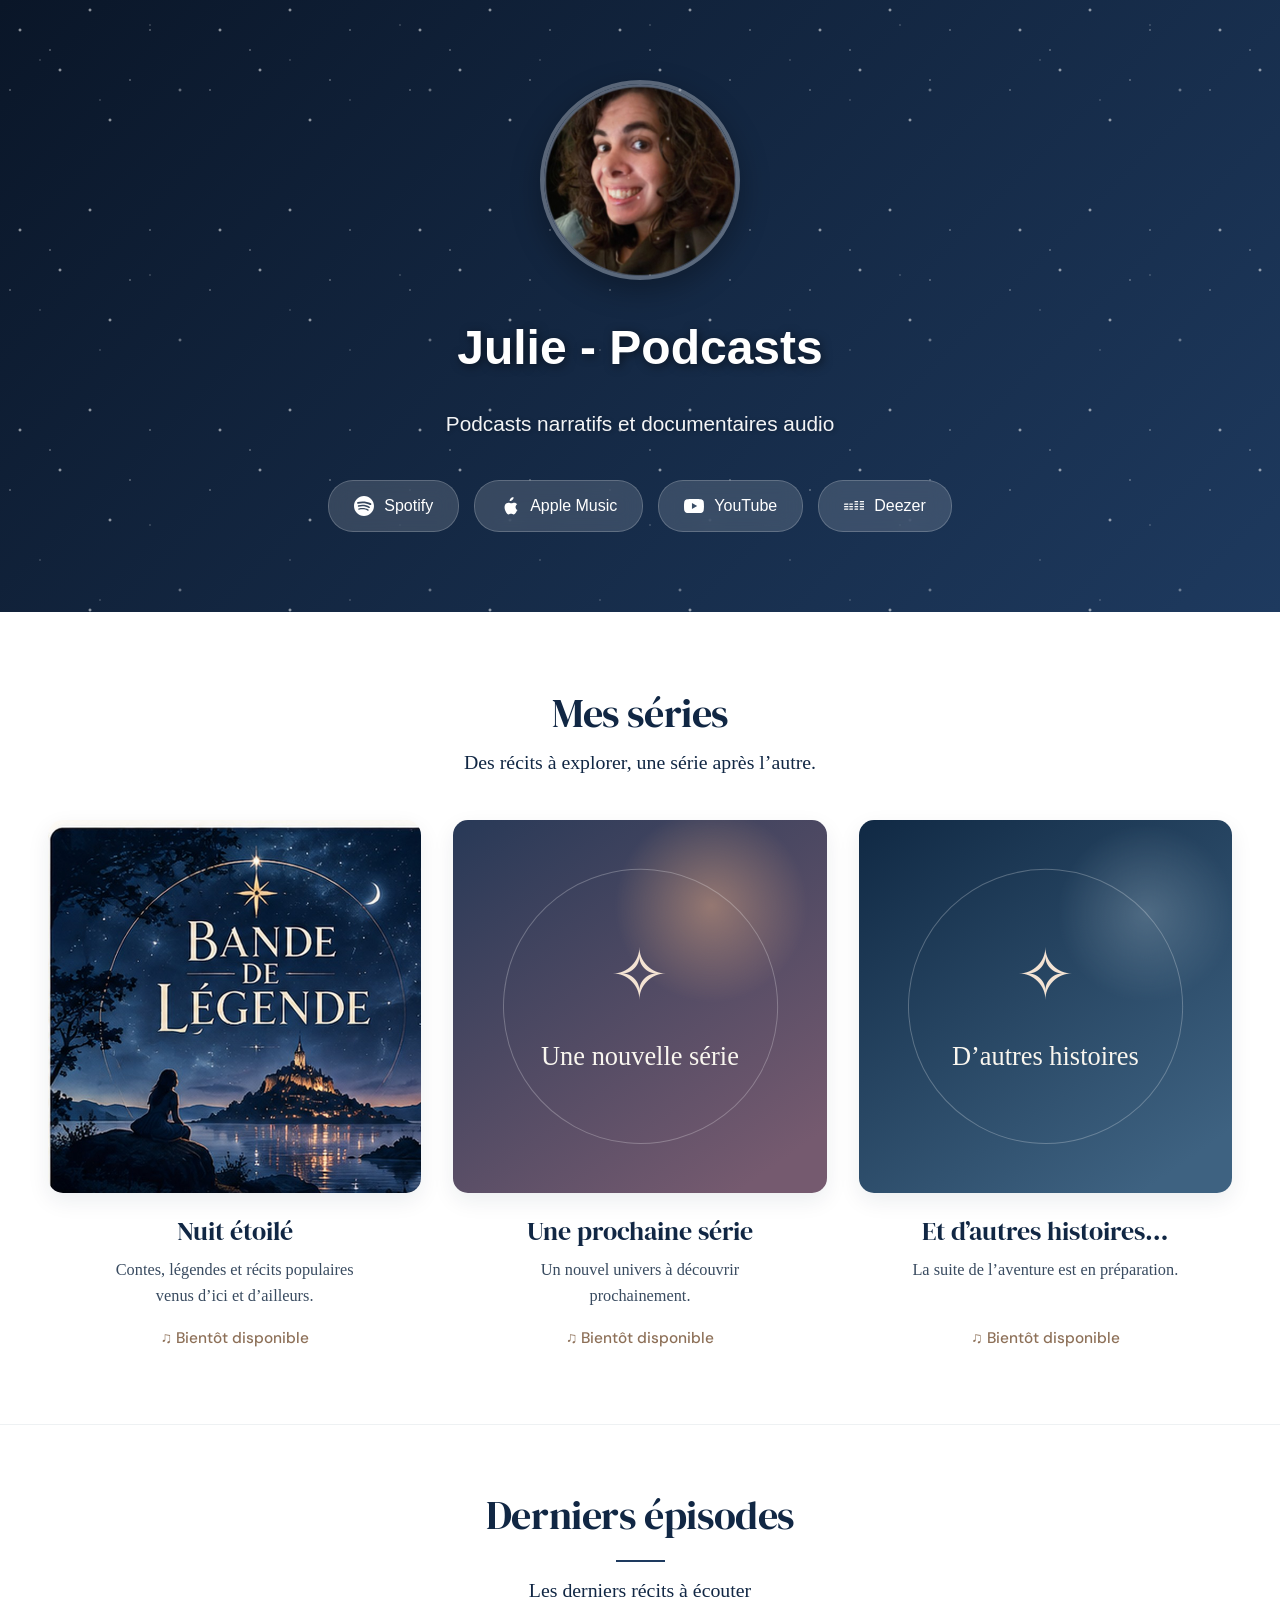
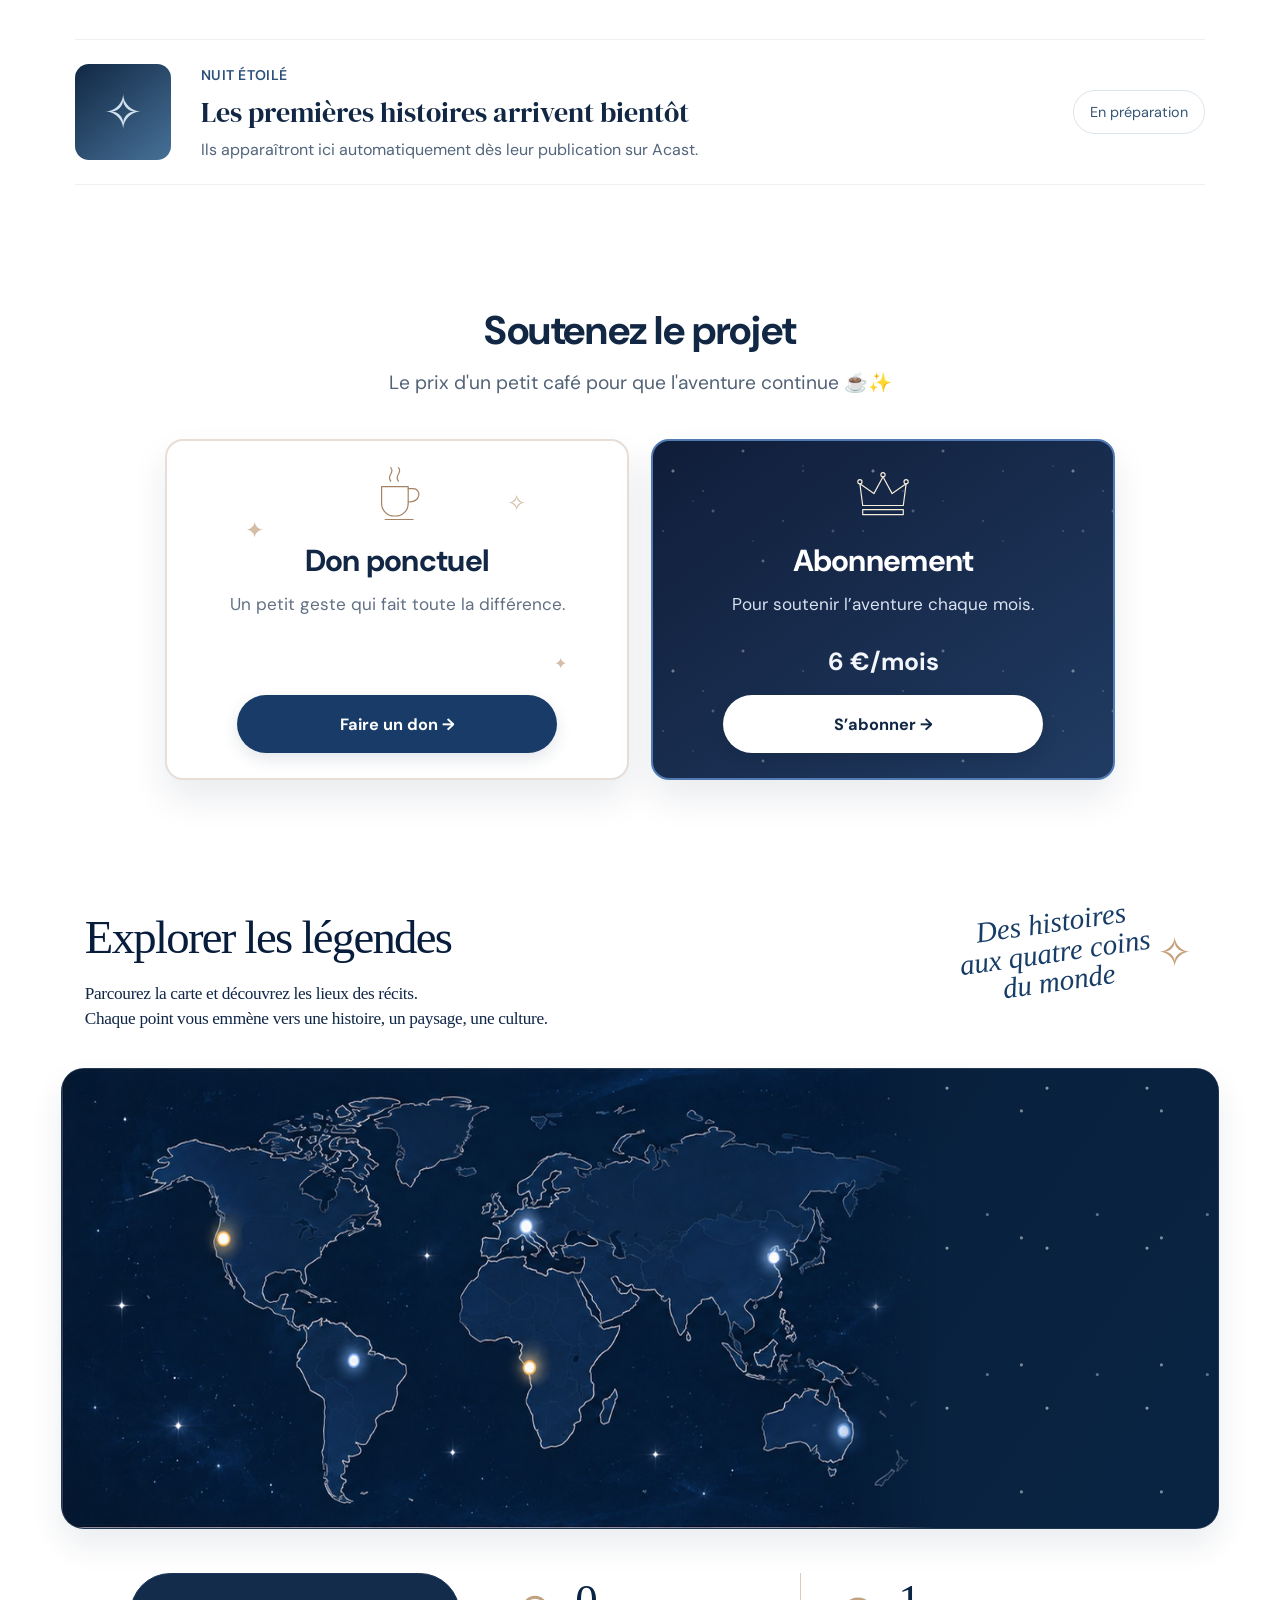
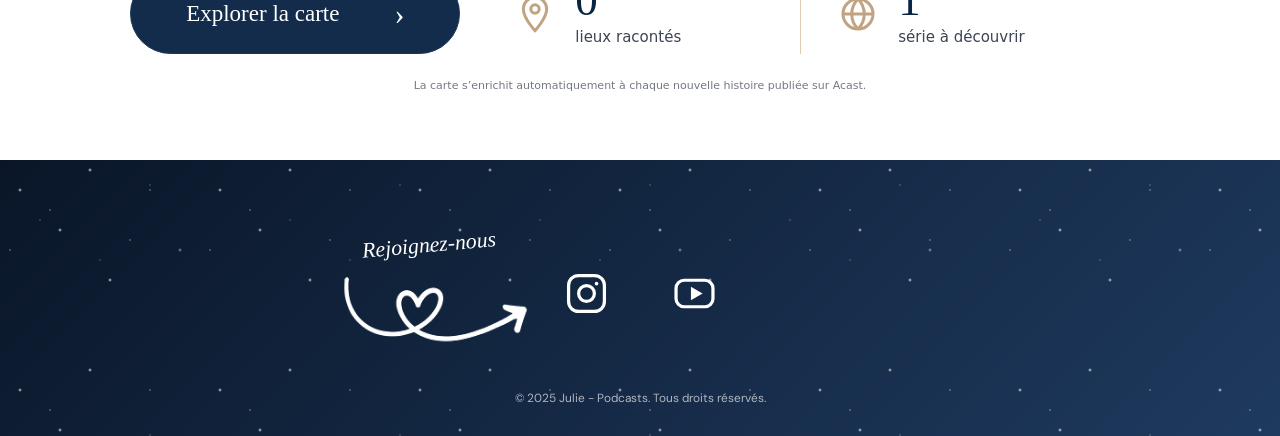
<file: index.html>
<!DOCTYPE html>

<html lang="fr">
<head>
<meta charset="utf-8"/>
<meta content="width=device-width, initial-scale=1" name="viewport"/>
<meta content="#0a1628" name="theme-color"/>
<meta content="Julie Podcasts : contes, légendes et documentaires audio. Découvrez les séries, écoutez les épisodes et explorez leurs lieux sur une carte interactive." name="description"/>
<title>Julie - Podcasts | Histoires et légendes</title>
<link href="https://fonts.googleapis.com" rel="preconnect"/>
<link crossorigin="" href="https://fonts.gstatic.com" rel="preconnect"/>
<link href="https://fonts.googleapis.com/css2?family=DM+Sans:wght@400;500;600;700&amp;family=DM+Serif+Display&amp;display=swap" rel="stylesheet"/>
<link href="styles.css" rel="stylesheet"/><link href="v2.css" rel="stylesheet"/>
<script defer="" src="app.js"></script>
<link href="mobile.css" rel="stylesheet"/>

<style>
.approved-map-section{display:block;width:100%;height:auto!important;min-height:0!important;overflow:visible!important;padding:0!important;margin:0!important}
#jp-map{display:block;width:100%;height:auto;min-height:0}
#approved-map{display:none!important}
</style>
<style id="jp-retouches-validees">

/* ESSAI DU 31 OCTOBRE — uniquement l'équilibre des dons et la flèche cœur. */
@media (min-width: 721px) {
  .episodes-section { padding-bottom: 60px; }
  .support-section { padding-top: 64px; padding-bottom: 70px; }
  .site-footer .footer-arrow-set { left: -20px; }
}
@media (max-width: 720px) {
  .episodes-section { padding-bottom: 35px; }
  .support-section { padding-top: 30px; padding-bottom: 58px; }
  .site-footer .footer-arrow-set { left: 9px; }
  .site-footer .social-icons { left: 48%; }
}

/* ESSAI 2 — footer mobile, centre visuel flèche + réseaux. */
@media (max-width: 355px) {
  .site-footer .footer-arrow-set { left: 7px; }
  .site-footer .social-icons { left: 50%; }
}

</style>
</head>
<body data-demo="false">
<a class="skip-link" href="#series">Aller aux séries</a>
<main>
<section class="hero starry-bg" id="accueil">
<img alt="Julie" class="profile-img" decoding="async" height="200" loading="eager" src="images/julie-apercu.jpg" width="200"/>
<h1>Julie - Podcasts</h1>
<p>Podcasts narratifs et documentaires audio</p>
<div class="platforms">
<span class="platform-btn pending" title="Lien Spotify à renseigner avant le lancement">
<svg viewbox="0 0 24 24" xmlns="http://www.w3.org/2000/svg">
<path d="M12 0C5.4 0 0 5.4 0 12s5.4 12 12 12 12-5.4 12-12S18.66 0 12 0zm5.521 17.34c-.24.359-.66.48-1.021.24-2.82-1.74-6.36-2.101-10.561-1.141-.418.122-.779-.179-.899-.539-.12-.421.18-.78.54-.9 4.56-1.021 8.52-.6 11.64 1.32.42.18.479.659.301 1.02zm1.44-3.3c-.301.42-.841.6-1.262.3-3.239-1.98-8.159-2.58-11.939-1.38-.479.12-1.02-.12-1.14-.6-.12-.48.12-1.021.6-1.141C9.6 9.9 15 10.561 18.72 12.84c.361.181.54.78.241 1.2zm.12-3.36C15.24 8.4 8.82 8.16 5.16 9.301c-.6.179-1.2-.181-1.38-.721-.18-.601.18-1.2.72-1.381 4.26-1.26 11.28-1.02 15.721 1.621.539.3.719 1.02.419 1.56-.299.421-1.02.599-1.559.3z"></path>
</svg>
        Spotify
    </span>
<span class="platform-btn pending" title="Lien Apple Music à renseigner avant le lancement">
<svg aria-hidden="true" fill="currentColor" viewbox="0 0 24 24" xmlns="http://www.w3.org/2000/svg">
<path d="M16.365 1.43c0 1.14-.465 2.273-1.275 3.12-.855.89-2.295 1.58-3.525 1.48-.15-1.11.36-2.3 1.155-3.18.81-.9 2.205-1.56 3.645-1.42zM20.5 17.2c-.42.96-.63 1.38-1.17 2.24-.75 1.2-1.8 2.7-3.09 2.71-1.14.01-1.44-.75-2.97-.75s-1.86.74-2.97.76c-1.29.01-2.28-1.36-3.03-2.56-2.1-3.35-2.32-7.28-1.02-9.3.93-1.44 2.4-2.28 3.78-2.28 1.47 0 2.4.8 3.62.8 1.2 0 1.92-.8 3.61-.8 1.23 0 2.53.67 3.46 1.82-3.04 1.66-2.55 6.03.78 7.36z"></path>
</svg>
    Apple Music
</span>
<a class="platform-btn" href="https://www.youtube.com/@Juliepodcasts" rel="noopener noreferrer" target="_blank">
<svg viewbox="0 0 24 24" xmlns="http://www.w3.org/2000/svg">
<path d="M23.498 6.186a3.016 3.016 0 0 0-2.122-2.136C19.505 3.545 12 3.545 12 3.545s-7.505 0-9.377.505A3.017 3.017 0 0 0 .502 6.186C0 8.07 0 12 0 12s0 3.93.502 5.814a3.016 3.016 0 0 0 2.122 2.136c1.871.505 9.376.505 9.376.505s7.505 0 9.377-.505a3.015 3.015 0 0 0 2.122-2.136C24 15.93 24 12 24 12s0-3.93-.502-5.814zM9.545 15.568V8.432L15.818 12l-6.273 3.568z"></path>
</svg>
        YouTube
    </a>
<span class="platform-btn pending" title="Lien Deezer à renseigner avant le lancement">
<svg viewbox="0 0 24 24" xmlns="http://www.w3.org/2000/svg">
<path d="M18.81 6.75c0 .414.337.75.75.75H24v-1.5h-4.44c-.413 0-.75.336-.75.75zm0 3c0 .414.337.75.75.75H24v-1.5h-4.44c-.413 0-.75.336-.75.75zm0 3c0 .414.337.75.75.75H24v-1.5h-4.44c-.413 0-.75.336-.75.75zm0 3c0 .414.337.75.75.75H24v-1.5h-4.44c-.413 0-.75.336-.75.75zM0 15.75c0 .414.337.75.75.75H5.19v-1.5H.75c-.413 0-.75.336-.75.75zm6.24 0c0 .414.337.75.75.75h3.69v-1.5H6.99c-.413 0-.75.336-.75.75zm6.24 0c0 .414.337.75.75.75h3.69v-1.5h-3.69c-.413 0-.75.336-.75.75zM0 12.75c0 .414.337.75.75.75H5.19v-1.5H.75c-.413 0-.75.336-.75.75zm6.24 0c0 .414.337.75.75.75h3.69v-1.5H6.99c-.413 0-.75.336-.75.75zm6.24 0c0 .414.337.75.75.75h3.69v-1.5h-3.69c-.413 0-.75.336-.75.75zm6.24 0c0 .414.337.75.75.75H24v-1.5h-4.44c-.413 0-.75.336-.75.75zM0 9.75c0 .414.337.75.75.75H5.19v-1.5H.75c-.413 0-.75.336-.75.75zm6.24 0c0 .414.337.75.75.75h3.69v-1.5H6.99c-.413 0-.75.336-.75.75zm6.24 0c0 .414.337.75.75.75h3.69v-1.5h-3.69c-.413 0-.75.336-.75.75zm0-3c0 .414.337.75.75.75h3.69v-1.5h-3.69c-.413 0-.75.336-.75.75z"></path>
</svg>
        Deezer
    </span>
</div>
</section>
<section aria-labelledby="series-title" class="series-section content-section" id="series">
<div class="content-wrap">
<div class="heading heading-center">
<h2 id="series-title">Mes séries</h2>
<p>Des récits à explorer, une série après l’autre.</p>
</div>
<div aria-live="polite" class="series-grid" id="series-grid">
<!-- Contenu initial accessible avant chargement de l'API -->
<article class="series-item">
<div class="series-art"><img alt="Illustration provisoire de Bande de Légende" src="images/serie-illustration.jpg"/></div>
<h3>Nuit étoilé</h3><p>Contes, légendes et récits populaires venus d'ici et d'ailleurs.</p>
<span class="series-coming"><span aria-hidden="true">♫</span> Bientôt disponible</span>
</article>
<article class="series-item"><div class="series-art abstract-art art-next-one"><span aria-hidden="true" class="next-symbol">✧</span><span class="next-art-text">Une nouvelle série</span></div><h3>Une prochaine série</h3><p>Un nouvel univers à découvrir prochainement.</p><span class="series-coming"><span aria-hidden="true">♫</span> Bientôt disponible</span></article>
<article class="series-item"><div class="series-art abstract-art art-next-two"><span aria-hidden="true" class="next-symbol">✦</span><span class="next-art-text">D'autres histoires</span></div><h3>Et d'autres histoires…</h3><p>La suite de l'aventure est en préparation.</p><span class="series-coming"><span aria-hidden="true">♫</span> Bientôt disponible</span></article>
</div>
</div>
</section>
<section aria-labelledby="episodes-title" class="episodes-section content-section" id="episodes">
<div class="content-wrap">
<div class="heading heading-center">
<h2 id="episodes-title">Derniers épisodes</h2>
<span aria-hidden="true" class="heading-stroke"></span>
<p>Les derniers récits à écouter</p>
</div>
<div aria-live="polite" class="episodes-list" id="episodes-grid">
<div class="upcoming-episode">
<span aria-hidden="true" class="upcoming-illustration">✧</span>
<div><span class="episode-series-name">NUIT ÉTOILÉ</span><h3>Les premières histoires arrivent bientôt</h3><p>Les épisodes apparaîtront ici dès leur publication sur Acast.</p></div>
<span class="upcoming-pill">En préparation</span>
</div>
</div>
</div>
</section>
<section aria-labelledby="support-title" class="support-section content-section" id="soutenir">
<div class="content-wrap support-wrap">
<div class="heading heading-center support-heading">
<h2 id="support-title"> Soutenez le projet</h2>
<p>Le prix d'un petit café pour que l'aventure continue ☕✨</p>
</div>
<div class="support-grid">
<article class="support-card support-one">
<div aria-hidden="true" class="card-flecks"><span>✦</span><span>✧</span><span>✦</span></div>
<svg aria-hidden="true" class="support-outline-icon" fill="none" stroke="currentColor" stroke-linecap="round" stroke-linejoin="round" stroke-width="1.7" viewbox="0 0 80 80"><path d="M18 28h38v24a18 18 0 0 1-18 18h-2a18 18 0 0 1-18-18V28Z"></path><path d="M56 31h7c12 0 12 19-7 19M23 75h40"></path><path d="M31 20c-7-8 7-12 0-19M42 20c-7-8 7-12 0-19"></path></svg>
<h3>Don ponctuel</h3>
<p>Un petit geste qui fait toute la différence.</p>
<a class="support-cta support-cta-dark" href="https://buy.stripe.com/00w7sLe2m2ji4Rm4LNf3a01" rel="noopener noreferrer" target="_blank">Faire un don →</a>
</article>
<article class="support-card support-two starfield">
<svg aria-hidden="true" class="support-outline-icon" fill="none" stroke="currentColor" stroke-linecap="round" stroke-linejoin="round" stroke-width="1.7" viewbox="0 0 80 80"><path d="M11 55 7 24l20 14L40 14l13 24 20-14-4 31H11Z"></path><path d="M11 61h58v7H11zM7 24a3 3 0 1 0 0-6 3 3 0 0 0 0 6Zm33-10a3 3 0 1 0 0-6 3 3 0 0 0 0 6Zm33 10a3 3 0 1 0 0-6 3 3 0 0 0 0 6Z"></path></svg>
<h3>Abonnement</h3>
<p>Pour soutenir l’aventure chaque mois.</p>
<strong class="support-price">6 €/mois</strong>
<a class="support-cta support-cta-light" href="https://buy.stripe.com/bJe6oH0bw6zyfw0guvf3a00" rel="noopener noreferrer" target="_blank">S’abonner →</a>
</article>
</div>
</div>
</section>
<section aria-label="Explorer les légendes sur la carte interactive" class="approved-map-section" id="carte"><div id="jp-map" data-demo="false" aria-label="Carte des épisodes"><template id="jp-map-source"><style>:host{display:block;width:100%;box-sizing:border-box;color:#102747;background:#fff;font-family:Georgia,"Times New Roman",serif} :host *, :host *::before,:host *::after{box-sizing:border-box}

:root{--ink:#102747;--navy:#0b2342;--paper:#fff;--gold:#bea07b}
*{box-sizing:border-box}
html{scroll-behavior:smooth}
body{margin:0;color:var(--ink);background:#fff;font-family:Georgia,"Times New Roman",serif}
button{font:inherit}
.section{max-width:1648px;margin:0 auto;padding:72px clamp(28px,4.75vw,78px) 50px}
.head{margin:0 42px 26px;display:flex;align-items:flex-start;justify-content:space-between;gap:60px}
.head h2{font-size:clamp(39px,3.65vw,60px);font-weight:500;line-height:1.10;letter-spacing:-1.7px;margin:0 0 14px;color:#071d3b}
.head p{font-size:clamp(17px,1.35vw,22px);line-height:1.3;margin:0;letter-spacing:-.35px}
.note{color:#173d67;position:relative;margin:-4px 25px 0 0;transform:rotate(-8deg);font:italic 29px/1.02 "Bradley Hand","Segoe Print",cursive;min-width:230px;text-align:center}
.note i{position:absolute;right:-21px;bottom:5px;color:#c5a17b;font-size:42px;font-style:normal;transform:rotate(8deg)}
.map{height:clamp(400px,31.2vw,514px);border-radius:23px;position:relative;overflow:hidden;border:1px solid rgba(209,226,245,.12);background:#081e39;box-shadow:0 16px 32px rgba(19,48,82,.09)}
/* Validated image: this is the real approved map texture, not a reinterpreted SVG. */
.map-base{position:absolute;inset:0;background:linear-gradient(125deg,#071b34,#092443);pointer-events:none}
.map-base:after{content:"";position:absolute;right:0;top:0;width:25%;height:100%;background-image:radial-gradient(circle at 18% 12%,rgba(255,255,255,.75) 0 1px,transparent 2px),radial-gradient(circle at 66% 33%,rgba(255,255,255,.65) 0 1.1px,transparent 2px),radial-gradient(circle at 53% 91%,rgba(201,226,255,.6) 0 1px,transparent 2px);background-size:100px 160px,140px 127px,110px 160px;opacity:.7}
.map-picture{height:100%;width:75.55%;position:absolute;inset:0 auto auto 0;background-image:url('images/carte-fond-validee.jpg');background-size:100% 100%;background-repeat:no-repeat;-webkit-mask-image:linear-gradient(to right,black 0%,black 89%,transparent 100%);mask-image:linear-gradient(to right,black 0%,black 89%,transparent 100%);}
/* Use an actual image of the accepted map under the interactive pins; no geometry changes. */
.hotspot{border:0;cursor:pointer;position:absolute;z-index:4;transform:translate(-50%,-50%);border-radius:50%;width:32px;height:32px;background:transparent;outline-offset:5px}
.hotspot:focus-visible{outline:2px solid #fff}
.hotspot:hover:after,.hotspot:focus-visible:after{content:"";position:absolute;inset:4px;border-radius:50%;border:1px solid #fff;box-shadow:0 0 16px 5px rgba(180,214,255,.4)}
.story{position:absolute;z-index:6;top:15.5%;right:2.85%;width:21.65%;min-width:300px;max-width:328px;height:74.6%;min-height:365px;border-radius:20px;background:linear-gradient(#fff,#fbfbfa);box-shadow:0 16px 32px rgba(0,9,23,.26);display:flex;flex-direction:column;padding:17px 17px 21px}
.story[hidden]{display:none}
.story-photo-wrap{position:relative;height:133px;min-height:133px;flex:none;border-radius:9px;overflow:hidden}
.story-photo{width:100%;height:100%;object-fit:cover;display:block}
.close{position:absolute;right:16px;top:16px;border:0;background:white;color:#b9a487;border-radius:30px;width:37px;height:37px;font:24px/1 Georgia;cursor:pointer;display:grid;place-items:center;z-index:7}
.close:hover{background:#f0ede9}
.story-body{padding:14px 9px 0;display:flex;flex-direction:column;flex:1}
.country{font:650 11px/1.3 system-ui,sans-serif;letter-spacing:.13em;color:#173458;margin-bottom:8px}
.story h3{font:600 22px/1.15 Georgia,serif;margin:0 0 9px;color:#112746}
.story p{font:17px/1.3 Georgia,serif;color:#193553;margin:0 0 12px}
.listen{margin-top:auto;background:#102948;color:#fff;border:none;border-radius:32px;min-height:52px;width:100%;display:flex;justify-content:space-between;align-items:center;padding:0 15px;font:18px/1.1 Georgia;cursor:pointer;gap:12px}
.listen .play{color:#d8b48b;font:22px/1 Georgia}
.listen:hover{background:#1d4069}
.listen:focus-visible{outline:3px solid #ddc5a6;outline-offset:3px}
.map-message{position:absolute;z-index:9;left:24px;bottom:18px;background:rgba(4,19,38,.85);border:1px solid rgba(255,255,255,.15);color:#fff;border-radius:9px;padding:9px 13px;max-width:55%;font:13px system-ui,sans-serif;display:none}
.map-message.show{display:block}
.map-message button{background:none;color:white;border:none;text-decoration:underline;cursor:pointer}
.bottom{display:grid;grid-template-columns:360px 255px 330px;column-gap:125px;align-items:center;padding:35px 0 0 8.5%;}
.explore-btn{background:#132c4b;border:1px solid #1a3558;border-radius:45px;color:white;font:23px/1 Georgia;display:flex;align-items:center;justify-content:center;gap:55px;height:81px;width:360px;cursor:pointer;transition:transform .3s,box-shadow .3s}
.explore-btn:hover{transform:translateY(-2px);box-shadow:0 9px 18px rgba(17,41,71,.2)}
.explore-btn span{font-size:30px;font-weight:200}
.stat{display:flex;align-items:center;gap:20px;height:81px}
.stat.last{border-left:1px solid #ddcbb6;padding-left:75px}
.stat svg{width:40px;height:40px;flex:none;stroke:#c1a381;stroke-width:1.8;fill:none}
.stat strong{display:block;font-size:45px;font-weight:400;line-height:1;color:#0a2445}
.stat small{font:15px/1.5 system-ui,sans-serif;color:#3c4553;white-space:nowrap;display:block;margin-top:3px}
.footnote{padding:12px 0 0;text-align:center;color:#737984;font:11px system-ui,sans-serif}
@media(max-width:1450px){.bottom{grid-template-columns:330px 230px 290px;column-gap:55px;padding-left:6%}.explore-btn{width:330px}.stat.last{padding-left:37px}.story{min-width:275px;max-width:320px}.head{margin-left:24px;margin-right:24px}}
@media(max-width:1060px){.section{padding:52px 30px 40px}.head{margin:0 12px 25px}.note{font-size:23px;min-width:190px}.story{width:32%;right:2.7%;min-width:260px;height:auto;min-height:350px}.map{height:470px}.bottom{display:flex;justify-content:space-around;padding:30px 0 0;gap:15px}.explore-btn{width:290px;min-width:230px;flex:none;height:69px;gap:25px;font-size:19px}.stat.last{padding-left:18px}.stat svg{width:30px;height:30px}.stat strong{font-size:34px}.stat small{font-size:13px}}
@media(max-width:680px){.section{padding:34px 16px 40px}.head{margin:0 5px 23px;display:block}.head h2{font-size:38px;letter-spacing:-.7px}.head p{font-size:16px}.note{font-size:20px;transform:rotate(-6deg);text-align:right;min-width:0;margin:20px 18px 0}.note i{right:-14px;font-size:28px}.map{height:660px;border-radius:17px}.map-picture{width:100%;height:325px;background-size:auto 100%;background-position:0 center;-webkit-mask-image:none;mask-image:none}.map-base:after{width:100%;height:100%;opacity:.23}.story{width:calc(100% - 36px);min-width:0;max-width:none;height:330px;min-height:0;top:auto;bottom:17px;right:18px;padding:14px 14px 17px}.story[hidden]{display:none}
.story-photo-wrap{height:108px;min-height:108px}.story-body{padding:11px 9px 0}.country{margin-bottom:4px;font-size:10px}.story h3{font-size:20px;margin-bottom:5px}.story p{font-size:14px;margin-bottom:8px}.listen{height:43px;min-height:43px;font-size:15px}.hotspot{top:min(var(--y),42%) !important}.bottom{display:grid;grid-template-columns:1fr 1fr;gap:18px 8px;justify-items:center;padding:22px 0 0}.explore-btn{grid-column:1/-1;width:100%;height:64px;max-width:none}.stat{height:54px;gap:8px}.stat.last{padding-left:17px}.stat strong{font-size:29px}.stat small{font-size:10px;white-space:normal}}
@media(prefers-reduced-motion:reduce){html{scroll-behavior:auto} .explore-btn{transition:none}}

/* Correction de la fiche uniquement : laisser sa hauteur suivre le contenu,
   puis la centrer verticalement dans la carte pour ne jamais la couper. */
@media (min-width:681px) {
  .story {
    height: auto;
    min-height: 0;
    top: 50%;
    transform: translateY(-50%);
    max-height: calc(100% - 24px);
  }
}
/* À ces largeurs le planisphère mesure 400–470 px de haut :
   réduire légèrement la photo de la fiche, pas la taille de la carte. */
@media (min-width:681px) and (max-width:1450px) {
  .story-photo-wrap {
    height: 100px;
    min-height: 100px;
  }
}

/* Vignette V2 (ancienne) : sa structure d'origine est restaurée. Aucun changement sur la carte. */
.story {top:50%;right:2.85%;transform:translateY(-50%);width:295px;min-width:0;max-width:calc(100% - 30px);min-height:0;height:auto;padding:0;display:block;border-radius:19px;border:2px solid #eff2f5;background:#fff;color:#112746;box-shadow:0 13px 32px rgba(0,10,24,.27);overflow:hidden}
.story[hidden]{display:none}
.story-photo-wrap{height:135px;min-height:0;border-radius:0;overflow:hidden}
.story-photo{width:100%;height:100%;object-fit:cover;display:block}
.story-body{padding:19px 21px 18px;display:block}
.country{display:block;font-family:system-ui,sans-serif;font-size:11px;line-height:1.2;font-weight:700;letter-spacing:.12em;color:#36577a;margin:0 0 8px}
.story h3{font:normal 22px/1.2 Georgia,serif;letter-spacing:0;color:#112746;margin:0 0 10px}
.story p{font:normal 15px/1.5 Georgia,serif;color:#38485c;min-height:0;margin:0}
.story-footer{display:flex;align-items:center;justify-content:space-between;gap:7px;border-top:1px solid #dce3ec;margin-top:16px;padding-top:12px;font:12px/1.25 system-ui,sans-serif;color:#42546a}
.story-next{flex:0 0 auto;display:grid;place-items:center;appearance:none;border:0;border-radius:50%;background:#c6def6;color:#21466f;width:37px;height:37px;font:24px/1 Georgia,serif;cursor:pointer;transition:background .2s}
.story-next:hover,.story-next:focus-visible{background:#adcce9;outline-offset:3px}
@media(max-width:1060px){.story{width:285px;right:20px}}
@media(max-width:680px){.story{top:auto;bottom:17px;left:auto;right:18px;transform:none;width:calc(100% - 36px);max-width:none;min-width:0;height:auto;min-height:0;padding:0}.story-photo-wrap{height:120px;min-height:0}.story-body{padding:15px 17px 14px}.story h3{font-size:21px}.story p{font-size:14px}.story-footer{font-size:11px;margin-top:12px;padding-top:10px}.story-next{width:35px;height:35px}}

/* Ajout fonctionnel : les vrais points ajoutés par le flux RSS */
.hotspot.preview-hidden-hotspot::before,.hotspot.preview-hidden-hotspot[aria-pressed="true"]::before{display:none}
.hotspot.live-hotspot::before{content:"";position:absolute;left:50%;top:50%;transform:translate(-50%,-50%);width:10px;height:10px;border-radius:50%;background:#effaff;box-shadow:0 0 6px 3px #b4d7ff,0 0 18px 7px #5396e8}
.hotspot.live-hotspot[aria-pressed="true"]::before{background:#fff6d8;box-shadow:0 0 8px 4px #f4d39d,0 0 20px 9px #e3a44e}
@media(max-width:680px){.hotspot.live-hotspot{top:min(var(--y),42%) !important}}

/* Mise en page téléphone : même texture du planisphère et même vignette approuvées. */
.map-viewport{position:absolute;inset:0;overflow:visible}
.hotspots-layer{position:absolute;inset:0;pointer-events:none}
.hotspots-layer .hotspot{pointer-events:auto}
.map-pan-hint{display:none}
@media(max-width:720px){
  .section{padding:44px 16px 29px}
  .head{margin:0 3px 22px}
  .head h2{font-size:clamp(30px,8.4vw,37px);line-height:1.13;letter-spacing:-.8px;margin-bottom:12px}
  .head p{font-size:15px;line-height:1.53}
  .head p br{display:none}
  .note{font-size:19px;text-align:right;margin:14px 12px 0 0}
  .map{height:auto;min-height:0;border-radius:18px;overflow:hidden;display:flex;flex-direction:column;background:#081e39}
  .map-viewport{position:relative;inset:auto;display:block;width:100%;height:260px;min-height:260px;overflow-x:auto;overflow-y:hidden;-webkit-overflow-scrolling:touch;touch-action:pan-x;overscroll-behavior-x:contain;scrollbar-width:thin;scrollbar-color:#547398 transparent;}
  .map-base{position:absolute;inset:0 auto auto 0;width:570px;height:260px;pointer-events:none}
  .map-base:after{display:none}
  .map-picture{position:absolute;inset:0;width:100%;height:100%;background-size:100% 100%;background-position:left top;-webkit-mask-image:none;mask-image:none}
  .hotspots-layer{position:absolute;inset:0 auto auto 0;width:570px;height:260px;pointer-events:none}
  .hotspot{left:var(--x) !important;top:var(--y) !important; width:40px;height:40px;transform:translate(-50%,-50%)}
  .map-pan-hint{display:block;flex:none;text-align:center;color:rgba(245,250,255,.85);font:500 12px/1.5 system-ui,sans-serif;letter-spacing:.03em;padding:9px 10px 0}
  .story{display:block;position:relative;top:auto;bottom:auto;left:auto;right:auto;transform:none;width:calc(100% - 28px);max-width:none;min-width:0;min-height:0;height:auto;margin:12px 14px 15px;padding:0;border-radius:16px;box-shadow:0 10px 20px rgba(0,0,0,.16);border:1px solid rgba(230,237,246,.96);overflow:hidden}
  .story[hidden]{display:none}
  .story-photo-wrap{height:145px;min-height:0}
  .story-body{padding:17px 17px 15px}
  .country{font-size:11px;margin-bottom:7px}
  .story h3{font-size:22px;line-height:1.25;margin-bottom:9px}
  .story p{font-size:15px;line-height:1.48}
  .story-footer{margin-top:15px;padding-top:13px;font-size:12px}
  .story-next{width:44px;height:44px;min-width:44px;min-height:44px}
  .map-message{position:relative;left:auto;bottom:auto;max-width:calc(100% - 28px);margin:0 14px 15px;font-size:13px}
  .bottom{padding:23px 0 0;display:grid;grid-template-columns:1fr 1fr;gap:21px 9px;align-items:center;justify-items:start}
  .explore-btn{grid-column:1/-1;width:100%;height:58px;max-width:none;font-size:18px;gap:25px}
  .explore-btn span{font-size:28px}
  .stat{height:auto;gap:8px;min-width:0;align-items:center}
  .stat svg{width:28px;height:28px}
  .stat strong{font-size:32px}
  .stat small{font-size:11px;line-height:1.3;white-space:normal}
  .stat.last{padding-left:13px;border-left:1px solid #ddcbb6}
  .footnote{font-size:11px;line-height:1.5;padding:17px 7px 0}
}
@media(max-width:350px){
 .section{padding-inline:12px}
 .head h2{font-size:30px}
 .stat strong{font-size:28px}
 .stat small{font-size:10px}
}

/* ESSAI : plus de hauteur au cadre, sans changer l'image ni la carte elle-même. */
@media (min-width: 721px) {
  .section { padding-top: 62px; }
  .map { height: clamp(456px, 36vw, 550px); }
}

/* ESSAI 2 — davantage de respiration autour de la carte, sans toucher au planisphère. */
@media (min-width: 721px) {
  .section { padding-bottom: 65px; }
  .head { margin-bottom: 36px; }
  .head h2 { margin-bottom: 17px; }
  .head p { line-height: 1.5; }
  .bottom { padding-top: 44px; }
  .footnote { padding-top: 23px; line-height: 1.6; }
}
@media (min-width: 721px) and (max-width: 1060px) {
  .head { margin-bottom: 33px; }
  .bottom { padding-top: 40px; }
}
</style><main><section aria-labelledby="section-title" class="section">
<header class="head"><div><h2 id="section-title">Explorer les légendes</h2><p>Parcourez la carte et découvrez les lieux des récits.<br/>Chaque point vous emmène vers une histoire, un paysage, une culture.</p></div><div class="note">Des histoires<br/>aux quatre coins<br/>du monde <i aria-hidden="true">✧</i></div></header>
<div aria-label="Carte interactive des lieux des épisodes" class="map" id="map">
<div class="map-viewport" id="map-viewport"><div class="map-base"><div class="map-picture"></div></div><div class="hotspots-layer" id="hotspots-layer"></div></div><div class="map-pan-hint" aria-hidden="true">← Fais glisser la carte pour explorer le monde →</div>





<article aria-label="Exemple fictif d’une fiche d’épisode à écouter" class="story" hidden="">
<div class="story-photo-wrap"><img alt="Château au bord de la mer au crépuscule" class="story-photo" src="images/carte-vignette-validee.jpg"/></div>
<div class="story-body"><span class="country">NUIT ÉTOILÉ · SAINT-MALO</span><h3>Les remparts et leurs secrets</h3>
<p>Entre histoire et légende, les mystères de Saint-Malo.</p>
<div class="story-footer"><span class="story-meta">Écouter · 38 min</span><button aria-label="Écouter l’épisode : démonstration, aucun audio disponible" class="story-next" type="button">→</button></div>
</div>
</article>
<div class="map-message" id="msg" role="status"></div>
</div>
<div class="bottom">
<button class="explore-btn" type="button">Explorer la carte <span aria-hidden="true">›</span></button>
<div class="stat"><svg aria-hidden="true" viewbox="0 0 24 24"><path d="M12 22S5 14.5 5 9A7 7 0 0 1 19 9c0 5.5-7 13-7 13Z"></path><circle cx="12" cy="9" r="2.5"></circle></svg><div><strong>0</strong><small>lieux racontés</small></div></div>
<div class="stat last"><svg aria-hidden="true" viewbox="0 0 24 24"><circle cx="12" cy="12" r="9"></circle><path d="M3 12h18M12 3c-5 5-5 13 0 18M12 3c5 5 5 13 0 18"></path></svg><div><strong>1</strong><small>série à découvrir</small></div></div>
</div>
<div class="footnote">La carte s’enrichit automatiquement à chaque nouvelle histoire publiée sur Acast.</div>
</section></main></template></div></section>
<script>
(() => {
'use strict';
const host=document.getElementById('jp-map');
if(!host)return;
const tpl=document.getElementById('jp-map-source');
const root=host.attachShadow({mode:'open'});
root.appendChild(tpl.content.cloneNode(true));
'use strict';
const preview=host.dataset.demo==='true';
const map=root.querySelector('#map'),pinsLayer=root.querySelector('#hotspots-layer')||map,story=root.querySelector('.story'),photo=story.querySelector('.story-photo'),c=story.querySelector('.country'),title=story.querySelector('h3'),desc=story.querySelector('p'),meta=story.querySelector('.story-meta'),btn=story.querySelector('.story-next'),explore=root.querySelector('.explore-btn'),msg=root.querySelector('#msg'),counter=root.querySelectorAll('.stat strong'),note=root.querySelector('.footnote');
const originalPhoto=photo.src;let points=[],current=0;
const valid=(x)=>{try{const u=new URL(x);return ['http:','https:'].includes(u.protocol)?u.href:null}catch{return null}};
function dur(x){if(!x)return '';if(/^\d+$/.test(String(x)))return Math.ceil(Number(x)/60)+' min';const p=String(x).split(':').map(Number);if(p.length===2)return Math.ceil((p[0]*60+p[1])/60)+' min';if(p.length===3)return Math.ceil((p[0]*3600+p[1]*60+p[2])/60)+' min';return String(x).slice(0,20)}
// Calibrated to the image approved in the previous trials. Coordinates are approximate.
function xy(lat,lon){const x=(Number(lon)+180)/360*75.55;const y=(.605-Number(lat)*.00555)*100;return {x:Math.max(3,Math.min(70,x)),y:Math.max(13,Math.min(87,y))}}
function show(i){if(!points.length)return;current=i%points.length;const {episode,loc}=points[current];story.hidden=false;c.textContent=(episode.seriesTitle||'Nuit étoilé').toLocaleUpperCase('fr-FR')+' · '+(loc.place||loc.country||'MONDE').toLocaleUpperCase('fr-FR');title.textContent=episode.title;desc.textContent=(episode.description||'Écoutez cette histoire sur votre plateforme préférée.').replace(/\b(?:Pays|Country|Lieu|Place|Ville|Latitude|Longitude)\s*:[^\n]*/gi,'').trim().slice(0,145);meta.textContent='Écouter'+(episode.duration?' · '+dur(episode.duration):'');photo.src=valid(episode.image)||originalPhoto;photo.alt='Illustration de '+episode.title;const url=valid(episode.url);btn.setAttribute('aria-label',url?'Écouter '+episode.title:'Aperçu fictif sans audio disponible');btn.onclick=()=>{if(url)window.open(url,'_blank','noopener,noreferrer');else{msg.textContent='Cette fiche est un aperçu fictif : aucun audio à lire.';msg.classList.add('show')}};root.querySelectorAll('.hotspot').forEach((b,j)=>b.setAttribute('aria-pressed',String(j===current)));msg.classList.remove('show')}
function render(data){points=data;pinsLayer.querySelectorAll('.hotspot').forEach(x=>x.remove());points.forEach(({episode,loc},i)=>{const p=preview?[{x:14,y:37},{x:40.1,y:34},{x:40.5,y:65},{x:61.5,y:42},{x:67.8,y:79}][i]||xy(loc.lat,loc.lon):xy(loc.lat,loc.lon),b=document.createElement('button');b.className='hotspot live-hotspot'+(preview?' preview-hidden-hotspot':'');b.type='button';b.style.left=p.x+'%';b.style.top=p.y+'%';b.style.setProperty('--y',p.y+'%');b.style.setProperty('--x',(p.x/0.7555)+'%');b.title=loc.place||loc.country||episode.title;b.setAttribute('aria-label','Découvrir '+episode.title+' : '+(loc.place||loc.country));b.onclick=()=>show(i);pinsLayer.append(b)});counter[0].textContent=String(new Set(points.map(p=>(p.loc.place||p.loc.country)+'|'+p.loc.lat+'|'+p.loc.lon)).size);if(!points.length){story.hidden=true;note.textContent='La carte s’enrichit automatiquement à chaque nouvelle histoire publiée sur Acast.'}else{show(0);note.textContent='Cliquez sur un point lumineux pour découvrir l’épisode et l’écouter.'}resize()}
explore.onclick=()=>{if(points.length){show((current+1)%points.length);story.scrollIntoView({behavior:'smooth',block:'nearest'})}else{msg.textContent='Les points des histoires apparaîtront ici automatiquement après publication sur Acast.';msg.classList.add('show')}};
if(preview){const d=[{lat:40,lon:-121},{lat:49,lon:-2},{lat:-5,lon:-52},{lat:35.5,lon:138},{lat:-26,lon:133}];const names=['Une histoire au bord du Pacifique','Les remparts et leurs secrets','Une histoire venue d’Afrique','La légende du mont Fuji','Une histoire d’Australie'];render(d.map((p,i)=>({loc:{...p,country:['États-Unis','France','Brésil','Japon','Australie'][i],place:['Pacifique','Saint-Malo','Brésil','Mont Fuji','Australie'][i]},episode:{title:names[i],seriesTitle:'Nuit étoilé',description:'Un récit entre histoire et légende, à découvrir au fil du monde.',duration:'38:00',image:i===1?originalPhoto:null,url:null}})));show(1);counter[0].textContent='0';note.textContent='APERÇU uniquement : les points et épisodes affichés sont fictifs. La version publiée affichera uniquement les vrais épisodes Acast.'}
else{render([]);if(location.protocol!=='file:')fetch('data/acast.json',{headers:{Accept:'application/json'}}).then(r=>{if(!r.ok)throw Error('Flux indisponible');return r.json()}).then(data=>{const episodes=Array.isArray(data.episodes)?data.episodes:[];counter[1].textContent=String(Math.max(1,(data.podcasts||[]).length));render(episodes.filter(e=>e.location&&Number.isFinite(e.location.lat)&&Number.isFinite(e.location.lon)).map(episode=>({episode,loc:episode.location}))) }).catch(()=>{note.textContent='Les histoires seront ajoutées à la carte dès leur publication sur Acast.'})}
function resize(){}
})();
</script>

</main>
<footer class="site-footer starry-bg"><div class="footer-inner"><div class="footer-social"><div class="footer-arrow-set"><span class="footer-callout">Rejoignez-nous</span><img aria-hidden="true" alt="" class="loop-arrow" src="images/fleche-coeur-validee.png" width="227" height="96"/></div><div class="social-icons"><a aria-label="Julie Podcasts sur Instagram" href="https://www.instagram.com/juliepodcasts/" rel="noopener noreferrer" target="_blank" title="Instagram"><svg aria-hidden="true" viewbox="0 0 24 24"><rect height="20" rx="5.5" width="20" x="2" y="2"></rect><circle cx="12" cy="12" r="4.4"></circle><circle cx="17.6" cy="6.5" fill="currentColor" r="1" stroke="none"></circle></svg></a><a aria-label="Julie Podcasts sur YouTube" href="https://www.youtube.com/@Juliepodcasts" rel="noopener noreferrer" target="_blank" title="YouTube"><svg aria-hidden="true" viewbox="0 0 24 24"><rect height="14.8" rx="4.5" width="20.6" x="1.7" y="4.6"></rect><path d="m10 8.3 6.5 3.7-6.5 3.7z" fill="currentColor" stroke="none"></path></svg></a></div></div><small class="footer-copyright">© 2025 Julie - Podcasts. Tous droits réservés.</small></div></footer>
</body>
</html>
</file>
<file: styles.css>
:root{--navy:#0a1628;--blue:#1e3a5f;--ink:#112744;--muted:#53657c;--border:#e3e9ee;--serif:'DM Serif Display',Georgia,serif;--sans:'DM Sans','Segoe UI',Arial,sans-serif}
*{box-sizing:border-box}html{scroll-behavior:smooth}body{margin:0;background:#fff;color:var(--ink);font-family:var(--sans);-webkit-font-smoothing:antialiased}img{display:block;max-width:100%}a{color:inherit}button{font:inherit}button:focus-visible,a:focus-visible{outline:3px solid #7bb2f3;outline-offset:4px}.skip-link{position:absolute;left:-10000px;z-index:200;padding:12px;background:#fff}.skip-link:focus{left:12px;top:12px}.content-wrap{width:min(1250px,calc(100% - 96px));margin-inline:auto}.content-section{background:#fff}
/* Fond étoilé original : même famille de dégradés et étoiles discrètes que le site existant */
.starfield{background:linear-gradient(135deg,#0a1628 0%,#1e3a5f 100%);position:relative;isolation:isolate;overflow:hidden}.starfield:before,.starfield:after{content:"";position:absolute;inset:0;pointer-events:none;z-index:-1;background-repeat:repeat}.starfield:before{background-image:radial-gradient(2px 2px at 20px 30px,rgba(255,255,255,.82) 50%,transparent 100%),radial-gradient(2px 2px at 60px 70px,rgba(255,255,255,.8),transparent),radial-gradient(1px 1px at 50px 50px,#fff,transparent),radial-gradient(1px 1px at 130px 80px,#fff,transparent),radial-gradient(2px 2px at 90px 10px,#fff,transparent),radial-gradient(1px 1px at 10px 90px,#fff,transparent),radial-gradient(1px 1px at 150px 30px,#fff,transparent),radial-gradient(2px 2px at 110px 120px,#fff,transparent);background-size:200px 200px;opacity:.48;animation:stars 90s linear infinite}.starfield:after{background-image:radial-gradient(1px 1px at 40px 60px,#fff,transparent),radial-gradient(1px 1px at 100px 100px,#fff,transparent),radial-gradient(1px 1px at 150px 25px,#fff,transparent),radial-gradient(2px 2px at 180px 90px,#fff,transparent);background-size:250px 250px;opacity:.3;animation:stars 120s linear infinite reverse}@keyframes stars{to{background-position:0 -200px}}@media(prefers-reduced-motion:reduce){.starfield:before,.starfield:after{animation:none}}
/* Header délibérément fidèle à la version d'origine */
.hero{min-height:625px;display:grid;place-items:center;text-align:center;color:white;padding:76px 24px 82px}.hero-content{position:relative;z-index:1;width:100%}.profile-photo{width:200px;height:200px;object-fit:cover;border-radius:50%;border:4px solid rgba(255,255,255,.32);margin:0 auto 31px;box-shadow:0 12px 32px rgba(0,0,0,.28)}.hero h1{font-family:'Segoe UI',var(--sans);font-size:clamp(2.75rem,4.3vw,3.15rem);font-weight:750;letter-spacing:-1.1px;margin:0 0 15px;text-shadow:2px 2px 10px rgba(0,0,0,.35)}.hero-description{font-size:clamp(1.03rem,1.65vw,1.3rem);margin:0 auto 42px;color:rgba(255,255,255,.93);line-height:1.5}.platform-buttons{display:flex;justify-content:center;align-items:center;gap:14px;flex-wrap:wrap}.platform-button{display:inline-flex;align-items:center;justify-content:center;gap:10px;min-height:52px;padding:12px 22px;border-radius:40px;background:rgba(255,255,255,.15);border:1px solid rgba(255,255,255,.22);backdrop-filter:blur(8px);text-decoration:none;color:#fff;font-size:.95rem;font-weight:600;transition:transform .2s,background .2s}.platform-button:not(.pending):hover{background:rgba(255,255,255,.25);transform:translateY(-2px)}.platform-button svg{width:20px;height:20px;flex:none}.platform-button.pending{cursor:default}
/* Titres blancs */
.series-section{padding:102px 0 85px}.heading h2{color:var(--ink);font:normal clamp(2.5rem,5vw,4rem)/1.07 var(--serif);letter-spacing:-1px;margin:0}.heading p{color:var(--ink);font:normal clamp(1.05rem,1.55vw,1.32rem)/1.42 Georgia,serif;margin:14px 0 0}.heading-left{margin-bottom:46px}.heading-center{text-align:center}.heading-stroke{display:block;width:49px;height:2px;background:var(--blue);margin:23px auto 14px}
.series-grid{display:grid;grid-template-columns:repeat(var(--series-columns,3),minmax(0,1fr));gap:30px 32px}.series-item{min-width:0}.series-art{aspect-ratio:1/1;width:100%;border-radius:15px;overflow:hidden;position:relative;box-shadow:0 8px 22px rgba(16,37,64,.08)}.series-art img{width:100%;height:100%;object-fit:cover}.series-item h3{font:normal clamp(1.43rem,2.1vw,1.97rem)/1.23 var(--serif);margin:23px 0 8px;color:var(--ink)}.series-item p{font:normal 1.03rem/1.55 Georgia,serif;min-height:3.3em;color:#394b60;margin:0 0 22px}.series-coming{display:inline-flex;gap:9px;align-items:center;color:#8d7058;font-weight:500;font-size:.96rem}.series-coming span{font-size:1.3rem}.series-listen{display:inline-flex;gap:12px;align-items:center;color:var(--blue);font-weight:700;font-size:.97rem;text-decoration:none;border-bottom:1px solid transparent;padding-bottom:4px}.series-listen:hover{border-color:var(--blue)}.abstract-art{display:flex;flex-direction:column;align-items:center;justify-content:center;gap:30px;padding:25px;color:#f9f6ef;text-align:center}.abstract-art:before{content:"";position:absolute;border:1px solid rgba(255,255,255,.25);width:73%;height:73%;border-radius:50%;transform:rotate(-16deg)}.art-next-one{background:radial-gradient(circle at 69% 23%,rgba(238,177,132,.45),transparent 25%),linear-gradient(145deg,#283957,#755a6f 90%)}.art-next-two{background:radial-gradient(circle at 77% 25%,rgba(216,234,243,.22),transparent 22%),linear-gradient(145deg,#102944,#3e6281 90%)}.next-symbol{position:relative;z-index:1;font:normal 4.4rem/1 Georgia,serif;color:#f4e3d3}.next-art-text{position:relative;z-index:1;font:normal 1.65rem/1.2 Georgia,serif;max-width:85%}
/* Liste épisodes : variante 1 validée */
.episodes-section{padding:70px 0 108px;border-top:1px solid #eef1f3}.episodes-section .heading{margin-bottom:40px}.episodes-list{width:min(1130px,100%);margin:0 auto}.episode-row{display:grid;grid-template-columns:140px minmax(0,1fr) 178px;align-items:center;gap:28px;padding:17px 0 20px;border-bottom:1px solid #e3e9ef;min-height:164px}.episode-cover{width:140px;aspect-ratio:1/1;object-fit:cover;border-radius:11px;overflow:hidden;display:grid;place-items:center;background:linear-gradient(140deg,#234565,#94b6c3);color:white}.episode-cover img{width:100%;height:100%;object-fit:cover}.episode-info h3{font:normal clamp(1.25rem,2.35vw,1.9rem)/1.2 var(--serif);margin:6px 0;color:var(--ink)}.episode-series-name{color:#2b507a;font-size:.88rem;font-weight:600;letter-spacing:.03em}.episode-metadata{font-size:.92rem;color:#747f90}.episode-link{justify-self:end;display:inline-flex;align-items:center;justify-content:center;gap:12px;color:#fff;background:#0e2c56;text-decoration:none;border-radius:50px;min-width:170px;min-height:53px;padding:11px 23px;white-space:nowrap;font-weight:600;box-shadow:0 4px 9px rgba(14,44,86,.06);transition:transform .2s,background .2s}.episode-link:hover{background:#1f466e;transform:translateY(-2px)}.episode-link svg{width:18px;height:18px}.episode-link.is-disabled{opacity:.6;cursor:default;pointer-events:none}.preview-label{color:#8d7058;text-align:center;font-size:.8rem;letter-spacing:.06em;text-transform:uppercase;margin:-12px 0 22px}.preview-cover{color:#fff;font:normal 2.4rem Georgia,serif}.preview-cover-a{background:radial-gradient(circle at 73% 25%,#d3b7a7,transparent 25%),linear-gradient(140deg,#1a344b,#7397ad)}.preview-cover-b{background:radial-gradient(circle at 38% 35%,#cebbcb,transparent 28%),linear-gradient(130deg,#412e5e,#9c8eaa)}.preview-cover-c{background:radial-gradient(circle at 75% 48%,#e0b890,transparent 25%),linear-gradient(140deg,#334967,#748a96)}.upcoming-episode{display:grid;grid-template-columns:96px minmax(0,1fr) auto;align-items:center;gap:30px;padding:24px 0;border-top:1px solid #edf0f3;border-bottom:1px solid #edf0f3}.upcoming-illustration{display:grid;place-items:center;width:96px;height:96px;border-radius:14px;background:linear-gradient(140deg,#112844,#477198);font:normal 3rem Georgia,serif;color:#d2e2ef}.upcoming-episode h3{font:normal clamp(1.3rem,2.2vw,1.72rem) var(--serif);margin:8px 0;color:var(--ink)}.upcoming-episode p{color:var(--muted);margin:0}.upcoming-pill{border:1px solid #dbe5ed;border-radius:40px;padding:12px 16px;white-space:nowrap;color:#355676;font-size:.9rem}
/* Dons: deux cartes généreuses, mêmes offres et mêmes textes */
.support-section{padding:96px 0 111px;border-top:1px solid #edf1f4}.support-heading{margin-bottom:48px}.support-heading h2{font-family:var(--sans);font-weight:700;font-size:clamp(2.2rem,4.3vw,3.4rem);letter-spacing:-1.5px}.support-heart{font-size:.87em;vertical-align:0}.support-heading p{font:normal 1.2rem/1.45 var(--sans);color:#526277;margin-top:17px}.support-grid{max-width:870px;display:grid;grid-template-columns:1fr 1fr;gap:26px;margin:0 auto}.support-card{min-height:376px;position:relative;isolation:isolate;border-radius:21px;padding:40px 30px 33px;text-align:center;display:flex;align-items:center;flex-direction:column;box-shadow:0 18px 36px rgba(14,38,72,.09);overflow:hidden;justify-content:center}.support-one{border:1px solid #e7ded8;background:radial-gradient(ellipse at 48% 24%,#fffaf1 0%,#fff 45%)}.support-two{color:#fff;border:1px solid #527bb4;background:linear-gradient(135deg,#0a1628,#1e3a5f)}.support-emoji{font-size:3.35rem;display:block;line-height:1;margin:0 0 25px;z-index:1}.support-card h3{margin:0 0 12px;font:700 clamp(1.48rem,2.4vw,1.9rem) var(--sans);letter-spacing:-.7px;z-index:1}.support-one h3{color:var(--ink)}.support-card p{margin:0;color:#617083;font-size:1.07rem;line-height:1.55;z-index:1}.support-two p{color:#d8e2f0}.support-price{color:#f3f6fb;font-size:1.55rem;margin:14px 0 0;z-index:1}.support-cta{display:flex;gap:12px;align-items:center;justify-content:center;width:min(100%,320px);min-height:58px;border-radius:999px;padding:13px 18px;margin-top:auto;text-decoration:none;font-size:1.02rem;font-weight:700;z-index:1;transition:transform .2s,box-shadow .2s;white-space:nowrap}.support-cta:hover{transform:translateY(-2px)}.support-cta span{font-size:1.3rem}.support-cta-dark{background:#183b68;color:#fff;box-shadow:0 6px 16px rgba(16,48,83,.12)}.support-cta-light{color:var(--ink);background:#fff;box-shadow:0 6px 16px rgba(0,0,0,.1)}.card-flecks{position:absolute;inset:0;pointer-events:none;color:#c8a88b;z-index:-1}.card-flecks span{position:absolute;font-size:1.45rem;opacity:.76}.card-flecks span:nth-child(1){top:22%;left:17%}.card-flecks span:nth-child(2){top:14%;right:22%}.card-flecks span:nth-child(3){bottom:31%;right:13%;font-size:1rem}
/* Carte validée : extérieur blanc, seulement le grand cadre en bleu nuit étoilé */
.explore-section{padding:98px 0 95px;border-top:1px solid #edf1f4}.explore-heading{display:flex;align-items:flex-start;justify-content:space-between;gap:28px;margin:0 0 30px}.explore-heading h2{font:normal clamp(2.7rem,4.8vw,4rem)/1.12 var(--serif);letter-spacing:-1px;color:var(--ink);margin:0 0 15px}.explore-heading p{font:normal clamp(1rem,1.45vw,1.22rem)/1.5 Georgia,serif;color:var(--ink);margin:0}.scribble-note{color:#244a76;font:italic 1.32rem/1.22 'Comic Sans MS',cursive;text-align:center;transform:rotate(-7deg);margin:10px 45px 0 20px;white-space:nowrap}.scribble-note span{color:#c9b395;font-size:1.7rem;vertical-align:middle;padding-left:6px}
.map-container{height:485px;border-radius:23px;background:linear-gradient(127deg,#071c36,#122f52 70%,#0a1d38);border:1px solid #376087;box-shadow:0 12px 30px rgba(11,34,59,.12);position:relative;overflow:hidden;isolation:isolate}.map-container:before{opacity:.24}.map-container:after{opacity:.18}.map-art{position:absolute;inset:14px 0;z-index:0;transition:transform .4s ease;transform-origin:center center}.world-map{width:100%;height:100%;object-fit:fill;opacity:.95;filter:drop-shadow(0 0 6px rgba(173,218,255,.05))}.map-inner-glow{position:absolute;inset:0;background:radial-gradient(ellipse at 32% 45%,rgba(80,145,205,.14),transparent 58%);pointer-events:none;z-index:0}.map-pins{position:absolute;inset:0}.map-pin{width:15px;height:15px;border:2px solid #fff;position:absolute;border-radius:50%;transform:translate(-50%,-50%);background:#a8d0ff;box-shadow:0 0 0 5px rgba(186,211,243,.12),0 0 17px 4px rgba(218,235,255,.8);cursor:pointer;padding:0;z-index:2}.map-pin:hover,.map-pin:focus-visible{transform:translate(-50%,-50%) scale(1.25)}.map-pin.selected{background:#ffe5be;box-shadow:0 0 0 6px rgba(240,192,138,.14),0 0 19px 7px rgba(248,211,164,.8)}.map-story{position:absolute;right:22px;top:50%;transform:translateY(-50%);z-index:5;width:302px;min-height:342px;background:#fff;border:1px solid #e8e9eb;border-radius:17px;box-shadow:0 15px 38px rgba(0,14,34,.32);overflow:hidden;color:var(--ink)}.map-story-picture{height:122px;background:#d1d7df;overflow:hidden}.map-story-picture img{width:100%;height:100%;object-fit:cover}.map-story-body{padding:20px 21px 16px}.story-country{font-size:.72rem;color:#36577a;font-weight:700;letter-spacing:.12em}.map-story h3{font:normal 1.4rem/1.14 var(--serif);margin:8px 0;color:var(--ink)}.map-story p{font:normal .94rem/1.5 Georgia,serif;margin:0;min-height:54px;color:#38485c}.map-story-bottom{display:flex;justify-content:space-between;align-items:center;gap:6px;border-top:1px solid #dce3ec;margin-top:16px;padding-top:12px;font-size:.78rem;color:#42546a}.round-arrow{display:grid;place-items:center;border-radius:50%;background:#c6def6;color:#21466f;width:37px;height:37px;font-size:1.3rem}.round-arrow.live{background:#153a63;color:white;text-decoration:none}.map-status{position:absolute;left:27px;bottom:17px;font-size:.72rem;color:rgba(236,246,255,.62);letter-spacing:.01em;z-index:3}.map-actions{display:flex;align-items:center;gap:42px;padding:30px 3px 0}.map-main-btn{background:#14365c;color:white;border:none;border-radius:50px;min-width:265px;min-height:64px;padding:15px 29px;display:flex;align-items:center;justify-content:space-between;gap:25px;cursor:pointer;font:normal 1.08rem var(--serif);box-shadow:0 8px 18px rgba(24,49,82,.10);transition:transform .2s}.map-main-btn:hover{transform:translateY(-2px)}.map-main-btn span{font:normal 1.45rem var(--sans)}.map-stat{display:flex;align-items:center;gap:13px;color:#8ca0b4}.map-stat svg{height:30px;width:30px;fill:none;stroke:#8393a3;stroke-width:1.8}.map-stat strong{display:block;color:var(--ink);font:normal 2.05rem/1.05 var(--serif)}.map-stat span{font-size:.85rem;white-space:nowrap;color:#53657c}.map-stat:not(:last-child){padding-right:45px;border-right:1px solid #d9dfe5}
/* Footer blanc et petite flèche faite main vers les logos */
.site-footer{background:#fff;border-top:1px solid #e5ebef;padding:47px 0 25px}.footer-content{display:flex;justify-content:space-between;gap:45px;align-items:center;padding-bottom:40px}.footer-brand{display:flex;flex-direction:column;gap:10px}.footer-brand strong{font:normal 1.55rem var(--serif);color:var(--ink)}.footer-brand span{color:#657588;font-size:.95rem}.footer-social{display:flex;align-items:center;gap:10px}.footer-arrow-set{display:flex;flex-direction:column;align-items:center}.footer-callout{font:italic 1.42rem/1.2 'Comic Sans MS',cursive;color:#244a76;transform:rotate(-5deg)}.loop-arrow{width:145px;height:72px;color:#244a76;transform:translate(16px,-6px)}.social-icons{display:flex;gap:24px;margin-left:8px}.social-icons a{width:68px;height:68px;border-radius:50%;display:grid;place-items:center;border:1px solid #dce6ee;transition:background .2s,transform .2s;color:#1e3a5f;text-decoration:none}.social-icons a:hover{background:#f4f8fc;transform:translateY(-3px)}.social-icons svg{width:36px;height:36px;fill:none;stroke:currentColor;stroke-width:1.8;stroke-linejoin:round}.footer-bottom{display:flex;justify-content:space-between;color:#8b97a4;border-top:1px solid #edf0f3;padding-top:20px;gap:20px;font-size:.82rem}.footer-bottom a{color:#667a8f;text-decoration:none}
@media(min-width:1550px){.content-wrap{width:min(1280px,calc(100% - 130px))}}@media(max-width:1040px){.content-wrap{width:min(100% - 64px,1250px)}.series-grid{gap:20px}.map-story{width:275px;right:15px}.map-container{height:430px}.map-actions{gap:30px}.map-stat:not(:last-child){padding-right:20px}.platform-buttons{gap:11px}.platform-button{padding:11px 15px}.scribble-note{margin-right:20px}}
@media(max-width:720px){.content-wrap{width:calc(100% - 38px)}.hero{min-height:600px;padding:56px 16px 65px}.profile-photo{width:168px;height:168px;margin-bottom:25px}.hero h1{font-size:clamp(2.1rem,9vw,2.8rem)}.hero-description{font-size:1.04rem;margin-bottom:32px}.platform-buttons{max-width:380px;margin-inline:auto;display:grid;grid-template-columns:1fr 1fr;gap:10px}.platform-button{min-height:50px;padding:11px 12px;font-size:.83rem;gap:7px}.platform-button svg{width:18px;height:18px}.series-section{padding:72px 0 65px}.heading-left{margin-bottom:33px}.heading h2{font-size:2.85rem}.heading p{font-size:1.05rem}.series-grid{grid-template-columns:repeat(2,minmax(0,1fr));gap:31px 15px}.series-item h3{font-size:1.35rem;margin-top:15px}.series-item p{font-size:.89rem;min-height:0;margin-bottom:13px}.series-coming,.series-listen{font-size:.79rem}.series-art{border-radius:11px}.next-art-text{font-size:1.1rem}.next-symbol{font-size:3rem}.episodes-section{padding:62px 0 77px}.episodes-section .heading{margin-bottom:24px}.episode-row{grid-template-columns:83px minmax(0,1fr) 46px;gap:11px;min-height:111px;padding:13px 0}.episode-cover{width:83px;border-radius:8px}.episode-info h3{font-size:1.08rem;line-height:1.23;margin:4px 0}.episode-series-name{font-size:.68rem}.episode-metadata{font-size:.72rem}.episode-link{width:42px;height:42px;min-width:42px;min-height:42px;padding:0;border-radius:50%;font-size:0;gap:0}.episode-link svg{width:15px;height:15px}.upcoming-episode{grid-template-columns:78px minmax(0,1fr);gap:14px}.upcoming-illustration{width:78px;height:78px}.upcoming-episode h3{font-size:1.2rem}.upcoming-episode p{font-size:.85rem}.upcoming-pill{display:none}.support-section{padding:73px 0 80px}.support-grid{grid-template-columns:1fr;max-width:480px;gap:17px}.support-card{min-height:315px;padding:33px 22px 24px}.support-card p{font-size:.98rem}.support-heading{margin-bottom:34px}.support-heading h2{font-size:2.23rem}.support-heading p{font-size:1.04rem}.support-emoji{margin-bottom:18px;font-size:2.8rem}.explore-section{padding:72px 0 76px}.explore-heading{gap:16px;flex-direction:column;margin-bottom:24px}.explore-heading h2{font-size:2.85rem}.explore-heading p{font-size:1.02rem}.explore-heading p br{display:none}.scribble-note{align-self:flex-end;margin:0 8px 4px 0;font-size:1rem}.map-container{height:565px;border-radius:16px}.map-art{height:330px;inset:4px -120px auto;transform-origin:center top}.world-map{height:100%}.map-story{top:auto;bottom:30px;left:50%;right:auto;transform:translateX(-50%);width:min(306px,calc(100% - 24px));min-height:0}.map-story-picture{height:105px}.map-story-body{padding:13px 17px}.map-story h3{font-size:1.22rem}.map-story p{font-size:.86rem;min-height:0}.map-story-bottom{margin-top:10px;padding-top:9px}.map-status{bottom:7px;left:10px;font-size:.58rem}.map-actions{display:grid;grid-template-columns:1fr 1fr;gap:20px 13px;padding-top:22px}.map-main-btn{grid-column:1/-1;min-width:0;min-height:56px}.map-stat:not(:last-child){padding-right:6px;border-right:1px solid #d9dfe5}.map-stat strong{font-size:1.7rem}.map-stat svg{width:25px;height:25px}.map-stat span{font-size:.72rem}.site-footer{padding-top:40px}.footer-content{flex-direction:column;gap:25px;padding-bottom:28px}.footer-brand{text-align:center}.footer-social{justify-content:center}.footer-callout{font-size:1.16rem}.loop-arrow{width:105px;height:58px}.social-icons{gap:15px;margin-left:0}.social-icons a{width:57px;height:57px}.social-icons svg{width:29px;height:29px}.footer-bottom{font-size:.72rem;align-items:center;flex-direction:column;gap:9px}}
@media(max-width:390px){.series-grid{grid-template-columns:1fr}.series-item{max-width:350px}.map-stat{gap:8px}.map-stat span{white-space:normal}.scribble-note{display:none}}
.reset-filter{border:0;background:transparent;color:#254e75;text-decoration:underline;text-underline-offset:4px;cursor:pointer;padding:8px 0;margin-bottom:10px}

.episode-link.preview-only{cursor:default}
</file>
<file: v2.css>
/* JULIE PODCASTS V2 — ajustements validés */
:root{--navy:#0a1628;--blue:#1e3a5f}
/* La section haute récupère le CSS du vrai header sans modification esthétique. */
/* ========== EFFET ÉTOILÉ ========== */
        .starry-bg {
            position: relative;
            background: linear-gradient(135deg, #0a1628 0%, #1e3a5f 100%);
            overflow: hidden;
        }

        .starry-bg::before {
            content: '';
            position: absolute;
            top: 0;
            left: 0;
            width: 100%;
            height: 100%;
            background-image: 
                radial-gradient(2px 2px at 20px 30px, white, transparent),
                radial-gradient(2px 2px at 60px 70px, white, transparent),
                radial-gradient(1px 1px at 50px 50px, white, transparent),
                radial-gradient(1px 1px at 130px 80px, white, transparent),
                radial-gradient(2px 2px at 90px 10px, white, transparent),
                radial-gradient(1px 1px at 10px 90px, white, transparent),
                radial-gradient(1px 1px at 150px 30px, white, transparent),
                radial-gradient(2px 2px at 110px 120px, white, transparent);
            background-repeat: repeat;
            background-size: 200px 200px;
            animation: stars 80s linear infinite;
            opacity: 0.8;
        }

        .starry-bg::after {
            content: '';
            position: absolute;
            top: 0;
            left: 0;
            width: 100%;
            height: 100%;
            background-image: 
                radial-gradient(1px 1px at 40px 60px, rgba(255,255,255,0.8), transparent),
                radial-gradient(1px 1px at 100px 100px, rgba(255,255,255,0.8), transparent),
                radial-gradient(1px 1px at 150px 25px, rgba(255,255,255,0.8), transparent),
                radial-gradient(2px 2px at 180px 90px, rgba(255,255,255,0.9), transparent);
            background-repeat: repeat;
            background-size: 250px 250px;
            animation: stars 100s linear infinite reverse;
            opacity: 0.6;
        }

        @keyframes stars {
            from { transform: translateY(0); }
            to { transform: translateY(-200px); }
        }

        
/* ========== HEADER / HERO ========== */
        .hero {
            padding: 80px 20px;
            text-align: center;
            color: white;
            position: relative;
            z-index: 1;
        }

        .profile-img {
            width: 200px;
            height: 200px;
            border-radius: 50%;
            border: 4px solid rgba(255, 255, 255, 0.3);
            margin-bottom: 30px;
            box-shadow: 0 10px 30px rgba(0,0,0,0.3);
        }

        .hero h1 {
            font-size: 3em;
            margin-bottom: 20px;
            text-shadow: 2px 2px 10px rgba(0,0,0,0.5);
        }

        .hero p {
            font-size: 1.3em;
            max-width: 700px;
            margin: 0 auto 40px;
            opacity: 0.95;
            text-shadow: 1px 1px 5px rgba(0,0,0,0.3);
        }

        .platforms {
            display: flex;
            gap: 15px;
            justify-content: center;
            flex-wrap: wrap;
            position: relative;
            z-index: 2;
        }

        .platform-btn {
            display: inline-flex;
            align-items: center;
            gap: 10px;
            padding: 12px 25px;
            background: rgba(255, 255, 255, 0.15);
            color: white;
            text-decoration: none;
            border-radius: 25px;
            transition: all 0.3s;
            backdrop-filter: blur(10px);
            border: 1px solid rgba(255, 255, 255, 0.2);
            font-weight: 500;
        }

        .platform-btn:hover {
            background: rgba(255, 255, 255, 0.25);
            transform: translateY(-2px);
            box-shadow: 0 5px 20px rgba(255,255,255,0.2);
        }

        .platform-btn svg {
            width: 20px;
            height: 20px;
            fill: white;
        }

        
/* Le header doit préserver ses proportions et sa typographie originales. */
.hero{min-height:0;display:block;padding:80px 20px;font-family:'Segoe UI',Tahoma,Geneva,Verdana,sans-serif;color:white;line-height:1.6;isolation:isolate}
.hero .profile-img{width:200px;height:200px;object-fit:cover;vertical-align:middle;margin-bottom:30px}
.hero h1{font-family:inherit;font-size:3em;font-weight:700;letter-spacing:0;margin:0 0 20px;line-height:1.6}
.hero p{font-family:inherit;font-size:1.3em;max-width:700px;margin:0 auto 40px;line-height:1.6;color:#fff}
.hero .platforms{gap:15px;position:relative;z-index:4}
.hero .platform-btn{font-size:1rem;min-height:0;font-family:inherit;font-weight:500;white-space:nowrap;line-height:1.6}
.hero .platform-btn.pending{cursor:default}
/* Les étoiles de l'original ont été copiées ci-dessus, pas redessinées. */
.starry-bg:before,.starry-bg:after{pointer-events:none}
/* Titres : proportions proches du site originel, séries centrées. */
.heading h2,.support-heading h2{font-size:2.5rem;letter-spacing:-.4px}
.series-section{padding:80px 0 76px}
.series-section .heading{margin-bottom:43px}
.series-grid{text-align:center}
.series-item{transition:transform .3s ease}
.series-item:hover{transform:translateY(-5px)}
.series-art{transition:box-shadow .3s ease}
.series-item:hover .series-art{box-shadow:0 10px 30px rgba(30,58,95,.2)}
.series-item h3{font-size:1.65rem;margin:22px 0 10px}
.series-item p{font-size:1.02rem;min-height:3.1em;max-width:34ch;margin:0 auto 19px}
.series-coming,.series-listen{justify-content:center}
/* Liste d'écoute : légère, sans rupture visuelle au-dessus des dons. */
.episodes-section{padding:69px 0 73px;border-top:1px solid #eef1f3}
.episodes-section .heading{margin-bottom:35px}
.episode-row{transition:background .3s ease, transform .3s ease;padding-inline:12px;margin-inline:-12px;border-radius:8px}
.episode-row:hover{background:rgba(30,58,95,.035);transform:translateY(-2px)}
.episode-link:hover{background:#0a1628;transform:translateY(-2px);box-shadow:0 5px 20px rgba(30,58,95,.2)}
/* Dons : sans bande blanche, gardés bien visibles. */
.support-section{border-top:0;padding:80px 0 91px}
.support-heading{margin-bottom:42px}
.support-card{border-width:2px;transition:transform .3s,box-shadow .3s,border-color .3s}
.support-card:hover{transform:translateY(-5px);box-shadow:0 10px 30px rgba(30,58,95,.2);border-color:#1e3a5f}
.support-cta{transition:background .3s,transform .3s,box-shadow .3s}
.support-cta:hover{transform:scale(1.05)}
.support-cta-dark:hover{background:#0a1628}
.support-cta-light:hover{background:#edf1f6}
/* Carte : proportions plus généreuses et géographie jamais déformée. */
.explore-section{padding:93px 0 92px}
.explore-heading{margin-bottom:28px}
.map-container{height:540px;border-radius:24px;background:linear-gradient(122deg,#061a32,#0e2a4c 76%,#091f3b);border-color:#244d7b}
.map-art{inset:0;transform:none;transform-origin:center center}
.world-map{width:100%;height:100%;object-fit:contain;opacity:.92}
.map-story{width:295px;min-height:0;right:31px;top:50%;transform:translateY(-50%);border:2px solid #eff2f5;border-radius:19px;box-shadow:0 13px 32px rgba(0,10,24,.27)}
.map-story-picture{height:135px}
.map-story-body{padding:19px 21px 18px}
.map-story h3{font-size:1.4rem;line-height:1.2}
.map-story p{font-size:.92rem}
.map-story-bottom{font-size:.74rem}
.map-pin{width:14px;height:14px}
.map-actions{padding-top:32px}
/* Footer étoilé : les blancs centrés et la flèche manuscrite vers les logos. */
.site-footer{border:0;padding:72px 20px 30px;color:white;position:relative;isolation:isolate;text-align:center}
.site-footer .footer-inner{position:relative;z-index:2;max-width:800px;margin:0 auto}
.site-footer .footer-social{display:flex;justify-content:center;align-items:center;gap:34px;margin:0 auto 54px}
.site-footer .footer-arrow-set{display:flex;flex-direction:column;align-items:center;gap:0}
.site-footer .footer-callout{font:italic 1.36rem/1.2 'Comic Sans MS',cursive;color:#fff;transform:rotate(-5deg);white-space:nowrap}
.site-footer .loop-arrow{width:158px;height:87px;transform:none;color:#fff}
.site-footer .social-icons{display:flex;align-items:center;justify-content:center;gap:32px;margin:0}
.site-footer .social-icons a{color:#fff;border:0;border-radius:10px;width:76px;height:76px;transition:transform .3s,background .3s}
.site-footer .social-icons a:hover{background:rgba(255,255,255,.11);transform:translateY(-5px)}
.site-footer .social-icons svg{width:43px;height:43px;stroke-width:1.8}
.site-footer .footer-copyright{display:block;font-size:.74rem;letter-spacing:0;color:rgba(255,255,255,.66);margin-top:20px}
@media(max-width:1040px){.map-container{height:495px}.map-story{width:275px;right:20px}}
@media(max-width:720px){
 .hero{min-height:0;padding:62px 17px 67px}
 .hero .profile-img{width:165px;height:165px;margin-bottom:23px;border-width:4px}
 .hero h1{font-size:2.15rem;line-height:1.35;margin-bottom:16px}
 .hero p{font-size:1.05rem;line-height:1.5;margin-bottom:32px}
 .hero .platforms{display:grid;grid-template-columns:1fr 1fr;max-width:420px;gap:10px;margin:0 auto}
 .hero .platform-btn{padding:11px 9px;justify-content:center;gap:6px;font-size:.82rem;min-height:50px;line-height:1.3}
 .hero .platform-btn svg{width:17px;height:17px}
 .heading h2,.support-heading h2{font-size:2rem;line-height:1.18;letter-spacing:-.3px}
 .series-section{padding:67px 0 65px}
 .series-item h3{font-size:1.3rem;margin:15px 0 7px}
 .series-item p{font-size:.88rem;min-height:0;margin-bottom:15px}
 .episodes-section{padding:64px 0 66px}
 .episode-row{margin-inline:-6px;padding-inline:6px}
 .support-section{padding:66px 0 77px}
 .support-card{min-height:335px}
 .explore-section{padding:70px 0 72px}
 .explore-heading h2{font-size:2.45rem}
 .map-container{height:640px}
 .map-art{inset:0;top:0;height:340px;transform:none}
 .world-map{object-fit:cover;object-position:center center}
 .map-story{top:auto;bottom:28px;left:50%;right:auto;transform:translateX(-50%);width:min(330px,calc(100% - 28px))}
 .map-story-picture{height:120px}
 .map-story-body{padding:15px 17px 14px}
 .site-footer{padding:59px 16px 27px}
 .site-footer .footer-social{gap:12px;margin-bottom:41px}
 .site-footer .footer-callout{font-size:1.06rem}
 .site-footer .loop-arrow{width:107px;height:70px}
 .site-footer .social-icons{gap:17px}
 .site-footer .social-icons a{width:60px;height:60px}
 .site-footer .social-icons svg{width:35px;height:35px}
 .site-footer .footer-copyright{font-size:.68rem}
}
@media(prefers-reduced-motion:reduce){.series-item,.episode-row,.support-card,.support-cta,.platform-btn{transition:none!important}}
/* Centrage absolu des logos, indépendant de la largeur de la flèche à gauche. */
.site-footer .footer-social{width:min(540px,100%);height:124px;position:relative;display:flex;align-items:center;justify-content:center;margin:0 auto 34px;gap:0}
.site-footer .footer-arrow-set{position:absolute;left:10px;top:0;width:158px}
.site-footer .social-icons{position:relative;left:auto;right:auto;margin-inline:auto}
@media(max-width:720px){
  .site-footer .footer-social{height:109px;width:min(360px,100%);margin-bottom:29px}
  .site-footer .footer-arrow-set{left:0;top:0;width:108px}
}

/* Assemblage — seules les sections explicitement validées sont ajustées. */
.approved-map-section{width:100%;padding:0;margin:0;background:#fff;overflow:hidden}
#approved-map{display:block;width:100%;height:860px;border:0;background:#fff;overflow:hidden}
.support-grid{max-width:950px;margin-left:auto;margin-right:auto;gap:22px}
.support-card{border-radius:18px;min-height:315px;display:flex;flex-direction:column;align-items:center;justify-content:flex-start;padding:26px 24px 25px}
.support-outline-icon{width:56px;height:56px;display:block;flex:none;color:#a58263;margin:0 auto 14px}
.support-two .support-outline-icon{color:#f5ecd9}
.support-one{background:#fff}
.support-two{background:linear-gradient(145deg,#101d39,#203b62)}
.support-card h3{margin:4px 0 11px}.support-card p{margin:0 0 14px}
.support-card .support-price{margin-bottom:17px}
.support-card .support-cta{margin-top:auto}
.footer-arrow-set .loop-arrow{width:196px;height:88px;overflow:visible;display:block}
@media(max-width:680px){#approved-map{height:1150px}.support-grid{gap:18px}.support-card{min-height:300px}.footer-arrow-set .loop-arrow{width:120px;height:70px}}


/* Correctif ciblé : portrait centré sur tous les navigateurs, Safari inclus. */
.hero{display:flex;flex-direction:column;align-items:center;text-align:center}
.hero > .profile-img{display:block;position:relative;left:auto;top:auto;transform:none;align-self:center;flex:0 0 auto;margin:0 auto 30px}
.hero > h1,.hero > p{text-align:center}
@media(max-width:720px){.hero > .profile-img{margin-bottom:23px}}


/* Footer : flèche-cœur originale approuvée, liens accessibles au clic. */
.site-footer .footer-arrow-set{pointer-events:none}
.site-footer .loop-arrow{display:block;width:208px;height:auto;max-width:none;overflow:visible;object-fit:contain;transform:none}
.site-footer .social-icons{position:relative;z-index:5;pointer-events:auto}
.site-footer .social-icons a{position:relative;z-index:6;pointer-events:auto;cursor:pointer;text-decoration:none}
@media(max-width:720px){.site-footer .loop-arrow{width:126px;height:auto}}
</file>
<file: mobile.css>
/* JULIE PODCASTS — adaptation téléphone uniquement.
   Les écrans >= 721px retrouvent la version validée sans aucune modification. */
@media (max-width: 720px) {
  html, body { max-width: 100%; overflow-x: clip; }
  body { -webkit-text-size-adjust: 100%; }
  .content-wrap { width: calc(100% - 40px); max-width: 480px; margin-inline: auto; }

  /* Accueil : portrait centré, texte lisible, plateformes à portée de pouce. */
  .hero { min-height: 0; padding: 54px 20px 60px; }
  .hero > .profile-img { width: 156px; height: 156px; margin-bottom: 22px; }
  .hero h1 { font-size: clamp(2.1rem, 8.5vw, 2.55rem); line-height: 1.18; margin-bottom: 14px; }
  .hero > p { max-width: 310px; font-size: 1.025rem; line-height: 1.55; margin-bottom: 27px; }
  .hero .platforms { display: grid; grid-template-columns: repeat(2, minmax(0,1fr)); width: 100%; max-width: 390px; gap: 11px; margin-inline: auto; }
  .hero .platform-btn { min-width:0; min-height: 49px; padding: 10px 9px; font-size: .91rem; gap: 7px; white-space: nowrap; }
  .hero .platform-btn svg { width: 19px; height: 19px; }

  /* Titres / rythme de lecture */
  .heading h2, .support-heading h2 { font-size: clamp(1.9rem,7.7vw,2.25rem); line-height: 1.15; }
  .heading p { font-size: .98rem; line-height: 1.5; max-width: 30ch; margin-inline:auto; }
  .series-section { padding: 55px 0 45px; }
  .series-section .heading { margin-bottom: 25px; }

  /* Galerie balayable : les séries ne forment plus une colonne interminable. */
  .series-grid { display: grid; grid-template-columns: none !important; grid-auto-flow: column; grid-auto-columns: min(76vw,298px); gap: 16px; text-align: center; overflow-x: auto; overflow-y: hidden; padding: 0 20px 16px; margin-inline: -20px; width: calc(100% + 40px); scroll-snap-type: x mandatory; scroll-padding-inline: 20px; overscroll-behavior-x: contain; -webkit-overflow-scrolling: touch; scrollbar-width: none; }
  .series-grid::-webkit-scrollbar { display:none; }
  .series-item { min-width:0; max-width: none; width:100%; scroll-snap-align: start; }
  .series-item .series-art { aspect-ratio: 1; border-radius: 13px; }
  .series-item h3 { font-size: 1.22rem; line-height:1.28; margin: 14px 0 8px; }
  .series-item p { font-size: .88rem; line-height:1.5; min-height: 0; margin: 0 auto 10px; max-width: 30ch; }
  .series-coming,.series-listen { font-size: .83rem; min-height: 28px; }
  .series-section .content-wrap:after { content: 'Balaye pour découvrir les séries  →'; display:block; margin-top:1px; text-align:center; color:#6c7c90; font:500 .76rem/1.5 var(--sans); letter-spacing:.01em; }

  /* Épisodes : informations moins tassées, écoute tactile. */
  .episodes-section { padding: 48px 0 57px; }
  .episodes-section .heading { margin-bottom: 25px; }
  .episodes-list { display:grid; gap:11px; }
  .episode-row { min-width:0; display:grid; grid-template-columns: 70px minmax(0,1fr) 44px; align-items:center; gap:11px; min-height:96px; padding:11px; margin:0; background:#fff; border:1px solid #e6eaf0; border-radius:13px; box-shadow:0 3px 13px rgba(10,31,55,.035); }
  .episode-cover { width:70px; height:70px; border-radius:9px; }
  .episode-info { min-width:0; }
  .episode-info h3 { font-size: .98rem; line-height:1.32; margin:4px 0 5px; overflow-wrap:anywhere; }
  .episode-series-name { font-size: .69rem; }
  .episode-metadata { font-size:.75rem; line-height:1.5; overflow-wrap:anywhere; }
  .episode-link { width:44px;height:44px;min-width:44px;min-height:44px; display:grid; place-items:center; padding:0;border-radius:50%;font-size:0; }
  .episode-link > span { display:none; }
  .episode-link:after { content:'›';font-size:28px;font-family:Georgia,serif;line-height:1; }
  .preview-label { font-size:.75rem; line-height:1.45; }
  .upcoming-episode { grid-template-columns:68px minmax(0,1fr);gap:13px;padding:16px;border-radius:13px; }
  .upcoming-illustration { width:68px;height:68px; }
  .upcoming-episode h3 { font-size:1.08rem; }
  .upcoming-episode p { font-size:.9rem;line-height:1.45; }

  /* Soutien : cartes aérées, largeur constante, CTA clairs. */
  .support-section { padding:59px 0 64px; }
  .support-heading { margin-bottom:30px; }
  .support-heading p { max-width:330px;font-size:1rem; }
  .support-grid { display:grid; grid-template-columns:1fr; gap:17px; max-width:420px; margin-inline:auto; }
  .support-card { min-height:285px; padding:28px 20px 23px; border-radius:17px; }
  .support-outline-icon { width:53px;height:53px;margin-bottom:12px; }
  .support-card h3 { font-size:1.42rem; }
  .support-card p { max-width:29ch; font-size:.98rem; line-height:1.5; }
  .support-cta { min-height:46px; max-width:330px; width:100%; }

  /* Carte insérée : laisser le contenu du document interne déterminer la hauteur. */
  .approved-map-section { padding:0; margin:0; overflow:hidden; }
  #approved-map { width:100%; border:0; display:block; height:1150px; }

  /* Footer : conserver la vraie flèche cœur et les liens, sans collisions. */
  .site-footer { padding:51px 18px 26px; }
  .site-footer .footer-social { width:min(350px,100%);height:119px;margin:0 auto 25px; }
  .site-footer .footer-arrow-set { left:0; top:5px; width:121px; }
  .site-footer .footer-callout { font-size:1.08rem; }
  .site-footer .loop-arrow { width:133px;height:auto; max-width:none; }
  .site-footer .social-icons { position:absolute; top:38px; left:50%; right:auto; z-index:6; margin:0; transform:none; gap:13px; }
  .site-footer .social-icons a { width:61px;height:61px;min-width:44px;min-height:44px; }
  .site-footer .social-icons svg { width:35px;height:35px; }
  .site-footer .footer-copyright { font-size:.75rem;line-height:1.5; }
}
@media(max-width:355px){
  .content-wrap { width:calc(100% - 32px); }
  .series-grid { margin-inline:-16px;padding-inline:16px;width:calc(100% + 32px);scroll-padding-inline:16px;grid-auto-columns:80vw; }
  .episode-row { grid-template-columns:60px minmax(0,1fr) 42px; gap:8px;padding:9px; }
  .episode-cover { width:60px;height:60px; }
  .episode-metadata { font-size:.70rem; }
  .site-footer .footer-callout { font-size:.95rem; }
  .site-footer .footer-arrow-set { left:0; width:110px; }
  .site-footer .loop-arrow { width:119px; }
  .site-footer .social-icons { left:50%; top:40px; margin:0; }
}

/* Réserve initiale seulement si JavaScript tarde : ajustée au format mobile réel.
   Le redimensionnement JS la remplace ensuite à la hauteur exacte. */
@media (max-width:355px){#approved-map{height:1220px}}
@media (min-width:600px) and (max-width:720px){#approved-map{height:1050px}}

/* Choix validé : carte visible sur ordinateur, masquée entièrement sur téléphone.
   Le footer vient directement après la section de soutien. */
@media (max-width:720px){
  .approved-map-section#carte {display:none!important; height:0!important; min-height:0!important; margin:0!important; padding:0!important;}
}
</file>
